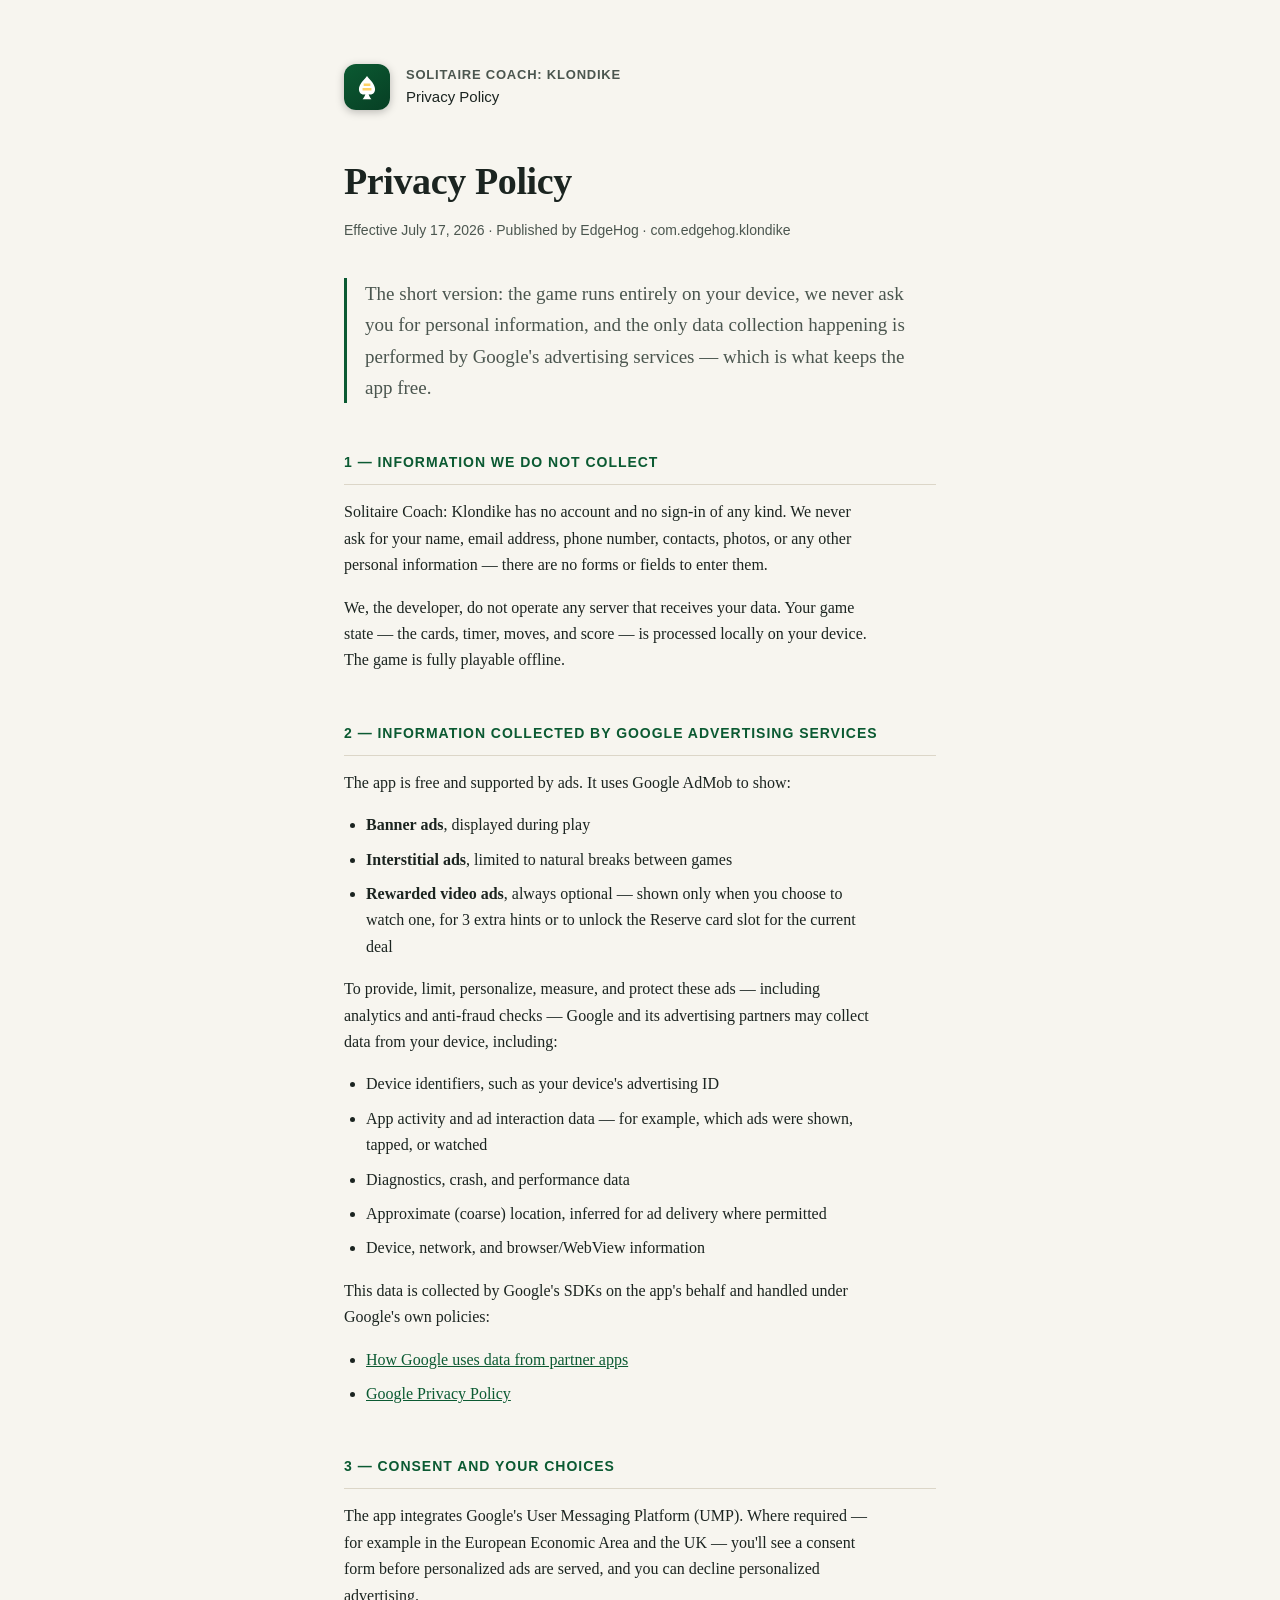
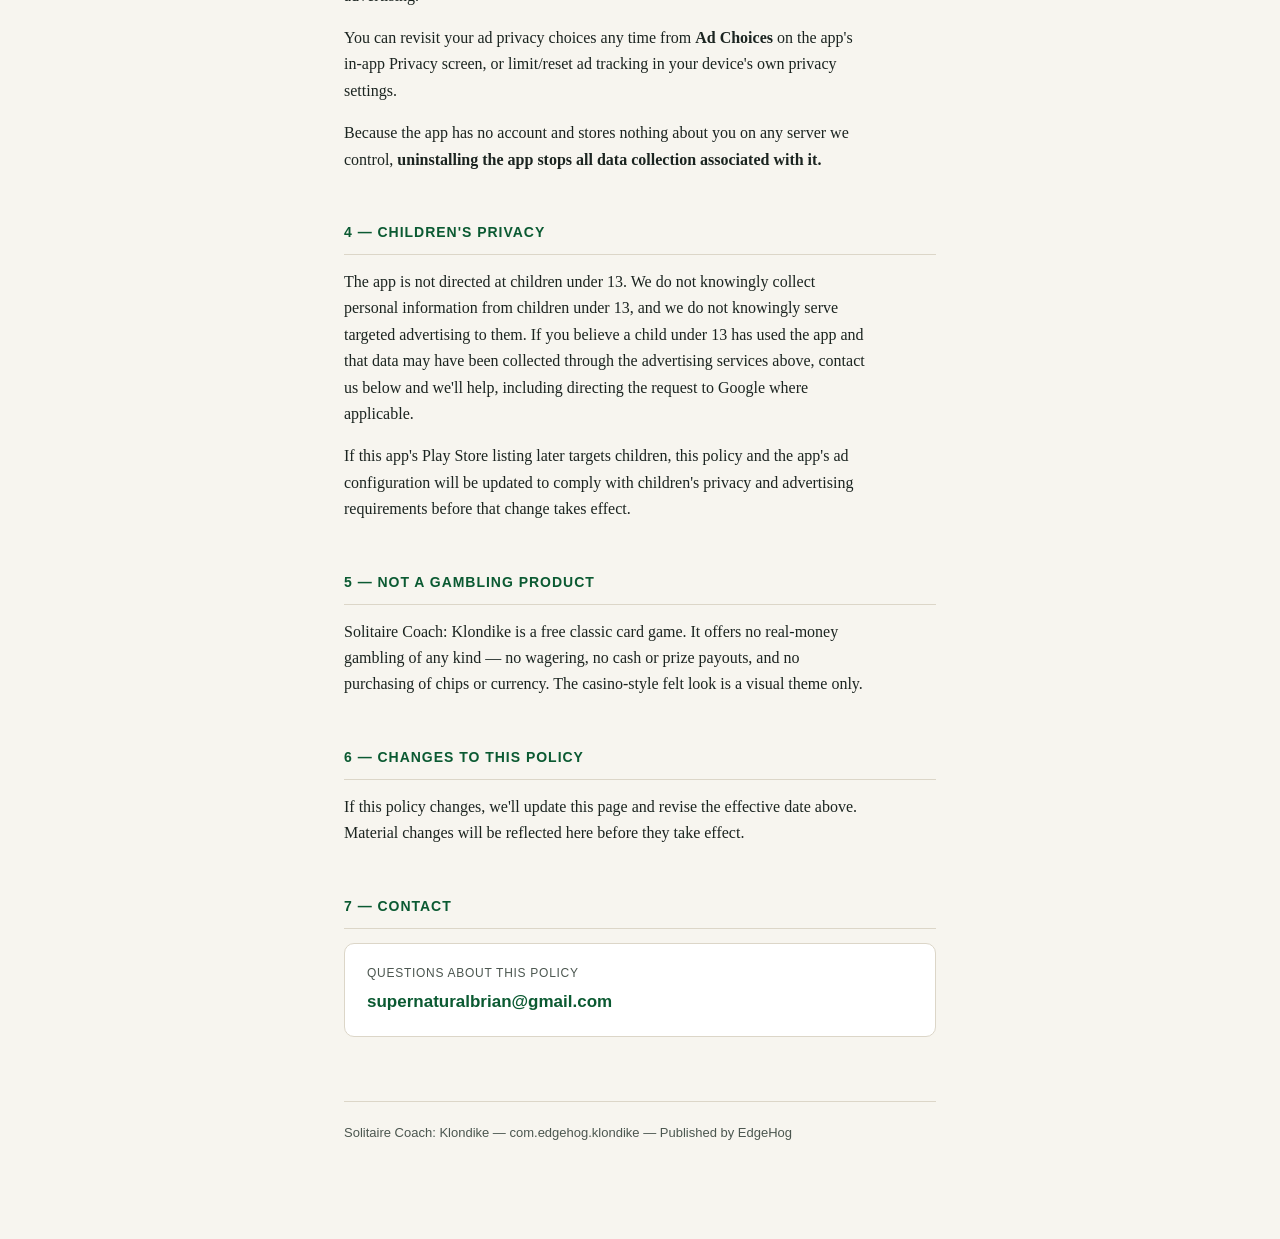
<file: privacy.html>
<!doctype html>
<html lang="en">
<head>
<meta charset="UTF-8" />
<meta name="viewport" content="width=device-width, initial-scale=1.0" />
<title>Solitaire Coach: Klondike — Privacy Policy</title>
<style>
  @font-face {
    font-family: 'Fraunces';
    src: local('Georgia');
  }

  :root {
    --bg: #f7f5ef;
    --bg-raised: #ffffff;
    --ink: #1b2420;
    --ink-soft: #4b564f;
    --rule: #dcd6c8;
    --felt: #0b5a32;
    --felt-deep: #073f24;
    --gold: #b8860f;
    --max: 640px;
  }

  @media (prefers-color-scheme: dark) {
    :root {
      --bg: #10140f;
      --bg-raised: #161c15;
      --ink: #eef0ea;
      --ink-soft: #a9b3a7;
      --rule: #2b3329;
      --felt: #3fa06b;
      --felt-deep: #6bc191;
      --gold: #e0b84a;
    }
  }
  :root[data-theme="dark"] {
    --bg: #10140f;
    --bg-raised: #161c15;
    --ink: #eef0ea;
    --ink-soft: #a9b3a7;
    --rule: #2b3329;
    --felt: #3fa06b;
    --felt-deep: #6bc191;
    --gold: #e0b84a;
  }
  :root[data-theme="light"] {
    --bg: #f7f5ef;
    --bg-raised: #ffffff;
    --ink: #1b2420;
    --ink-soft: #4b564f;
    --rule: #dcd6c8;
    --felt: #0b5a32;
    --felt-deep: #073f24;
    --gold: #b8860f;
  }

  * { box-sizing: border-box; }

  body {
    margin: 0;
    background: var(--bg);
    color: var(--ink);
    font-family: Georgia, 'Iowan Old Style', 'Times New Roman', serif;
    line-height: 1.65;
    -webkit-font-smoothing: antialiased;
  }

  .wrap {
    max-width: var(--max);
    margin: 0 auto;
    padding: 64px 24px 96px;
  }

  header.mast {
    display: flex;
    align-items: center;
    gap: 16px;
    margin-bottom: 40px;
  }

  .badge {
    width: 46px; height: 46px; border-radius: 12px;
    background: linear-gradient(145deg, var(--felt), var(--felt-deep));
    flex: none;
    display: flex; align-items: center; justify-content: center;
    box-shadow: 0 2px 8px rgba(0,0,0,.25);
  }
  .badge svg { width: 30px; height: 30px; }

  .mast-text {
    font-family: -apple-system, BlinkMacSystemFont, 'Segoe UI', sans-serif;
  }
  .mast-text .app {
    font-size: 13px; font-weight: 700; letter-spacing: .06em; text-transform: uppercase;
    color: var(--ink-soft);
  }
  .mast-text .doc {
    font-size: 15px; color: var(--ink);
  }

  h1 {
    font-size: 38px;
    font-weight: 600;
    letter-spacing: -0.01em;
    text-wrap: balance;
    margin: 0 0 6px 0;
  }

  .effective {
    font-family: -apple-system, BlinkMacSystemFont, 'Segoe UI', sans-serif;
    font-size: 14px;
    color: var(--ink-soft);
    margin: 0 0 36px 0;
  }

  .lede {
    font-size: 19px;
    color: var(--ink-soft);
    margin: 0 0 44px 0;
    padding-left: 18px;
    border-left: 3px solid var(--felt);
  }

  h2 {
    font-family: -apple-system, BlinkMacSystemFont, 'Segoe UI', sans-serif;
    font-size: 14px;
    font-weight: 700;
    letter-spacing: .07em;
    text-transform: uppercase;
    color: var(--felt);
    margin: 48px 0 14px 0;
    padding-bottom: 10px;
    border-bottom: 1px solid var(--rule);
  }

  p { margin: 0 0 16px 0; max-width: 66ch; }

  ul { margin: 0 0 16px 0; padding-left: 22px; }
  li { margin-bottom: 8px; max-width: 62ch; }

  a { color: var(--felt); }

  strong { color: var(--ink); }

  table {
    width: 100%; border-collapse: collapse; margin: 0 0 16px 0;
    font-family: -apple-system, BlinkMacSystemFont, 'Segoe UI', sans-serif;
    font-size: 15px;
  }
  th, td {
    text-align: left; padding: 10px 12px; border-bottom: 1px solid var(--rule);
    vertical-align: top;
  }
  th { color: var(--ink-soft); font-weight: 600; font-size: 13px; text-transform: uppercase; letter-spacing: .04em; }

  .contact-card {
    margin-top: 12px;
    background: var(--bg-raised);
    border: 1px solid var(--rule);
    border-radius: 10px;
    padding: 20px 22px;
    font-family: -apple-system, BlinkMacSystemFont, 'Segoe UI', sans-serif;
  }
  .contact-card .label {
    font-size: 12px; text-transform: uppercase; letter-spacing: .06em; color: var(--ink-soft); margin-bottom: 4px;
  }
  .contact-card a { font-size: 17px; font-weight: 600; text-decoration: none; }
  .contact-card a:hover { text-decoration: underline; }

  footer {
    margin-top: 64px;
    padding-top: 20px;
    border-top: 1px solid var(--rule);
    font-family: -apple-system, BlinkMacSystemFont, 'Segoe UI', sans-serif;
    font-size: 13px;
    color: var(--ink-soft);
  }

  ::selection { background: var(--gold); color: #1b1400; }
</style>
</head>
<body>
<div class="wrap">
  <header class="mast">
    <div class="badge">
      <svg viewBox="0 0 108 108" xmlns="http://www.w3.org/2000/svg">
        <path fill="#FFFFFF" d="M54,14 C42,30 25,43 25,62 C25,75 35,84 48,80 C46,87 42,93 38,98 L70,98 C66,93 62,87 60,80 C73,84 83,75 83,62 C83,43 66,30 54,14 Z"/>
        <path fill="#FFD166" d="M42,41 L66,41 L66,50 L42,50 Z M38,58 L70,58 L70,67 L38,67 Z"/>
      </svg>
    </div>
    <div class="mast-text">
      <div class="app">Solitaire Coach: Klondike</div>
      <div class="doc">Privacy Policy</div>
    </div>
  </header>

  <h1>Privacy Policy</h1>
  <p class="effective">Effective July 17, 2026 · Published by EdgeHog · com.edgehog.klondike</p>

  <p class="lede">The short version: the game runs entirely on your device, we never ask you for personal information, and the only data collection happening is performed by Google's advertising services — which is what keeps the app free.</p>

  <h2>1 — Information we do not collect</h2>
  <p>Solitaire Coach: Klondike has no account and no sign-in of any kind. We never ask for your name, email address, phone number, contacts, photos, or any other personal information — there are no forms or fields to enter them.</p>
  <p>We, the developer, do not operate any server that receives your data. Your game state — the cards, timer, moves, and score — is processed locally on your device. The game is fully playable offline.</p>

  <h2>2 — Information collected by Google advertising services</h2>
  <p>The app is free and supported by ads. It uses Google AdMob to show:</p>
  <ul>
    <li><strong>Banner ads</strong>, displayed during play</li>
    <li><strong>Interstitial ads</strong>, limited to natural breaks between games</li>
    <li><strong>Rewarded video ads</strong>, always optional — shown only when you choose to watch one, for 3 extra hints or to unlock the Reserve card slot for the current deal</li>
  </ul>
  <p>To provide, limit, personalize, measure, and protect these ads — including analytics and anti-fraud checks — Google and its advertising partners may collect data from your device, including:</p>
  <ul>
    <li>Device identifiers, such as your device's advertising ID</li>
    <li>App activity and ad interaction data — for example, which ads were shown, tapped, or watched</li>
    <li>Diagnostics, crash, and performance data</li>
    <li>Approximate (coarse) location, inferred for ad delivery where permitted</li>
    <li>Device, network, and browser/WebView information</li>
  </ul>
  <p>This data is collected by Google's SDKs on the app's behalf and handled under Google's own policies:</p>
  <ul>
    <li><a href="https://policies.google.com/technologies/partner-sites">How Google uses data from partner apps</a></li>
    <li><a href="https://policies.google.com/privacy">Google Privacy Policy</a></li>
  </ul>

  <h2>3 — Consent and your choices</h2>
  <p>The app integrates Google's User Messaging Platform (UMP). Where required — for example in the European Economic Area and the UK — you'll see a consent form before personalized ads are served, and you can decline personalized advertising.</p>
  <p>You can revisit your ad privacy choices any time from <strong>Ad Choices</strong> on the app's in-app Privacy screen, or limit/reset ad tracking in your device's own privacy settings.</p>
  <p>Because the app has no account and stores nothing about you on any server we control, <strong>uninstalling the app stops all data collection associated with it.</strong></p>

  <h2>4 — Children's privacy</h2>
  <p>The app is not directed at children under 13. We do not knowingly collect personal information from children under 13, and we do not knowingly serve targeted advertising to them. If you believe a child under 13 has used the app and that data may have been collected through the advertising services above, contact us below and we'll help, including directing the request to Google where applicable.</p>
  <p>If this app's Play Store listing later targets children, this policy and the app's ad configuration will be updated to comply with children's privacy and advertising requirements before that change takes effect.</p>

  <h2>5 — Not a gambling product</h2>
  <p>Solitaire Coach: Klondike is a free classic card game. It offers no real-money gambling of any kind — no wagering, no cash or prize payouts, and no purchasing of chips or currency. The casino-style felt look is a visual theme only.</p>

  <h2>6 — Changes to this policy</h2>
  <p>If this policy changes, we'll update this page and revise the effective date above. Material changes will be reflected here before they take effect.</p>

  <h2>7 — Contact</h2>
  <div class="contact-card">
    <div class="label">Questions about this policy</div>
    <a href="mailto:supernaturalbrian@gmail.com">supernaturalbrian@gmail.com</a>
  </div>

  <footer>Solitaire Coach: Klondike — com.edgehog.klondike — Published by EdgeHog</footer>
</div>
</body>
</html>
</file>
